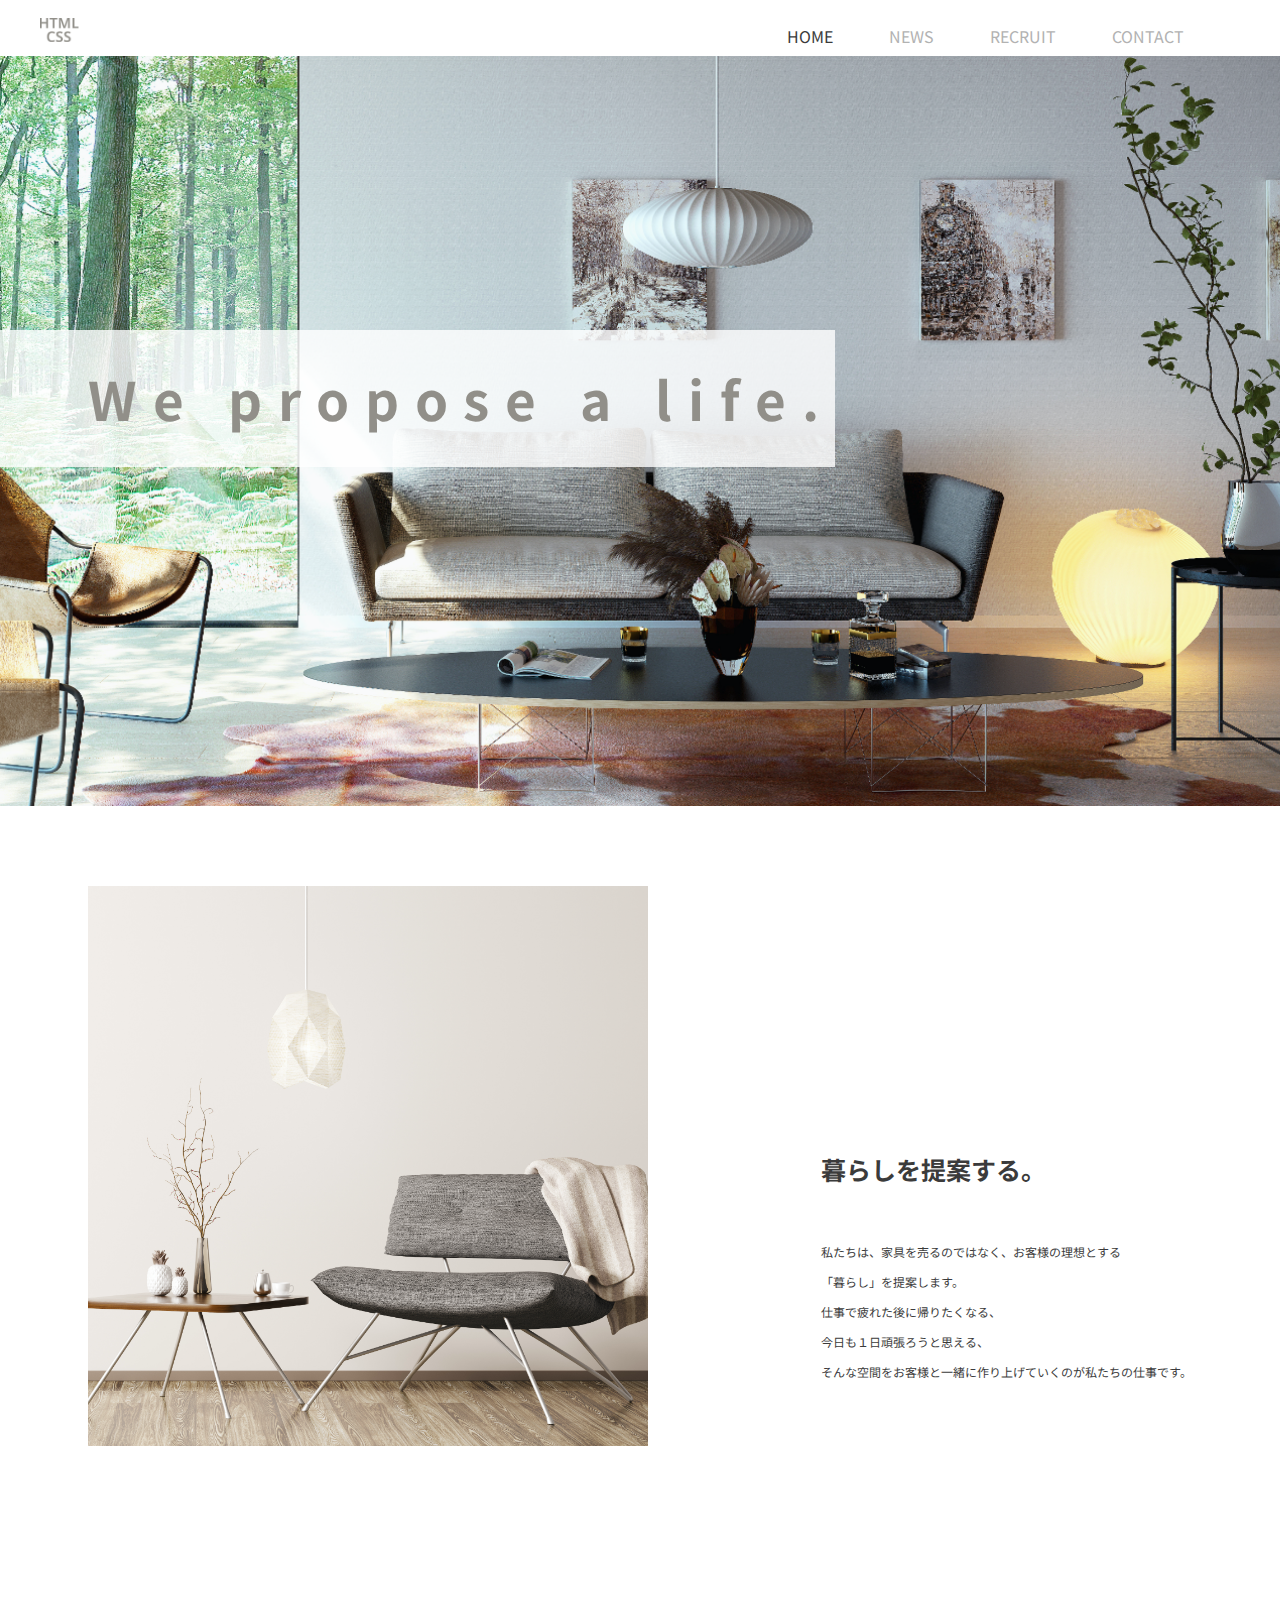
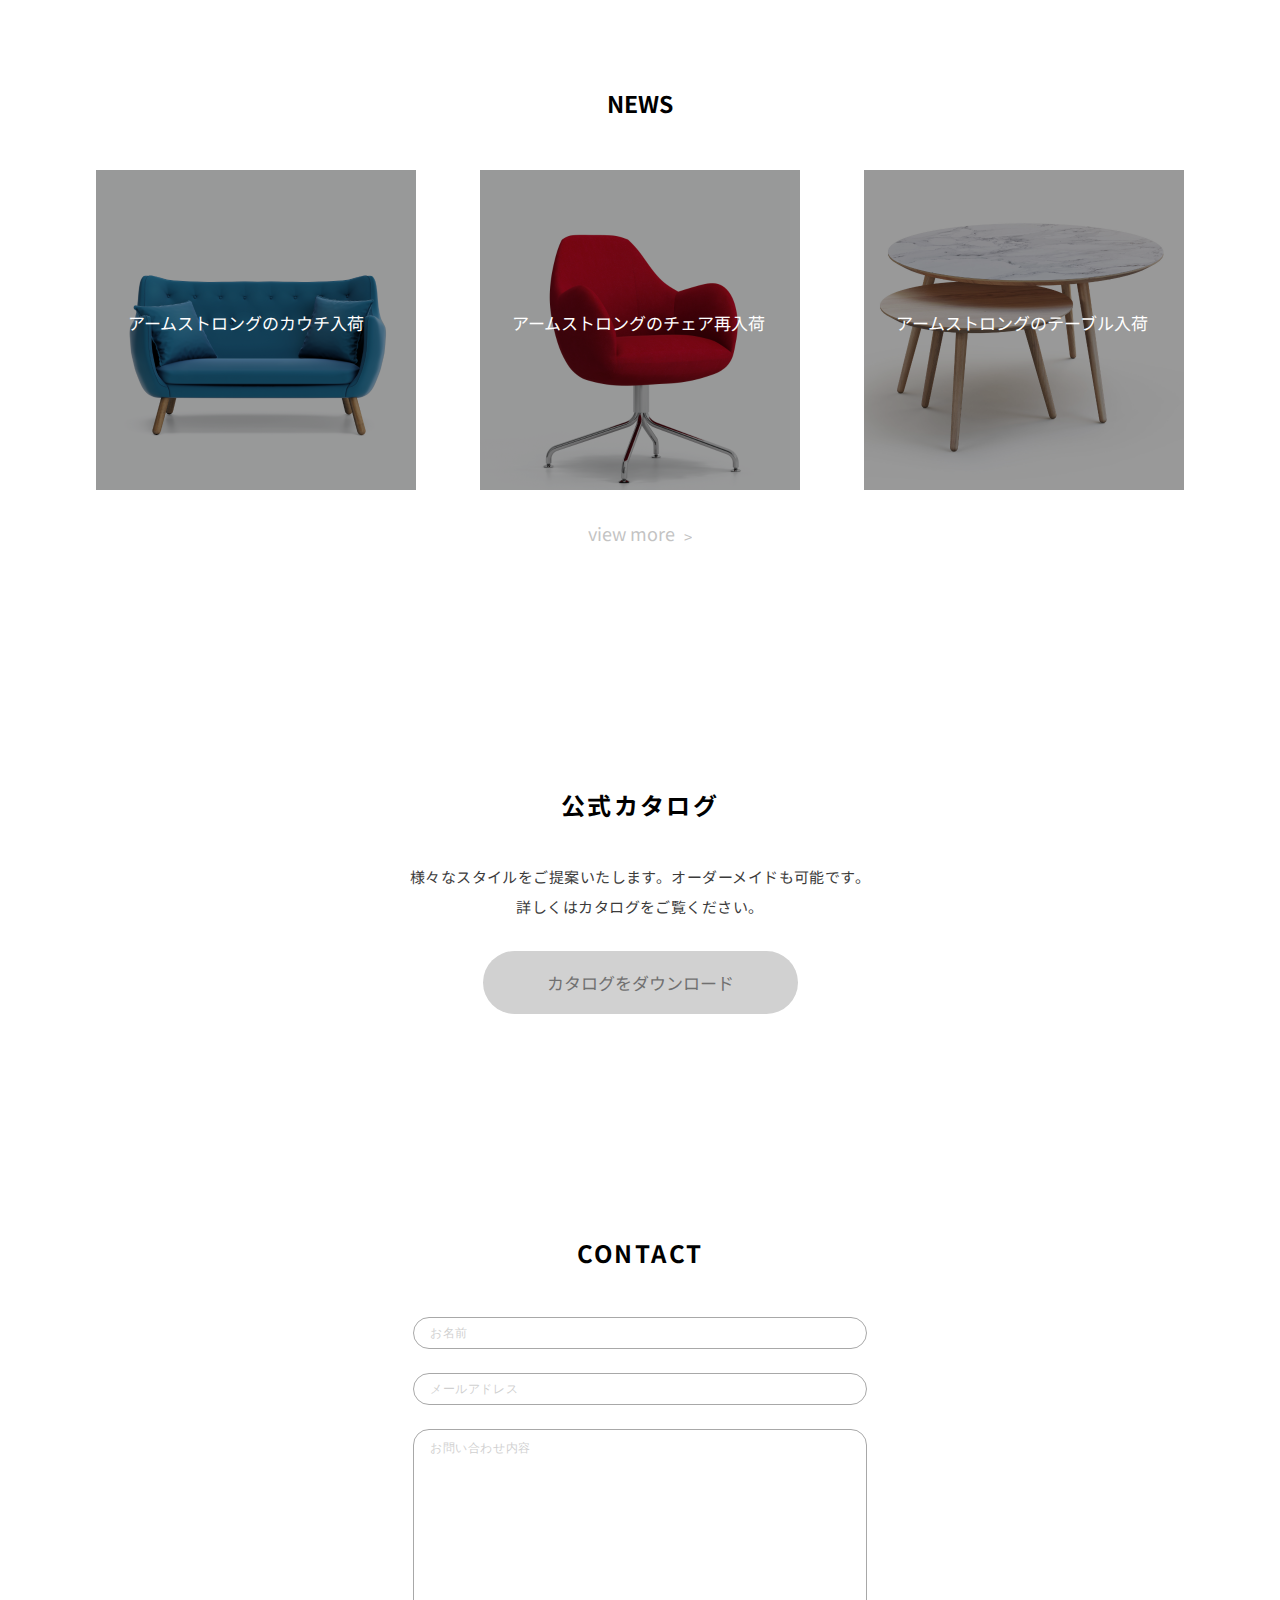
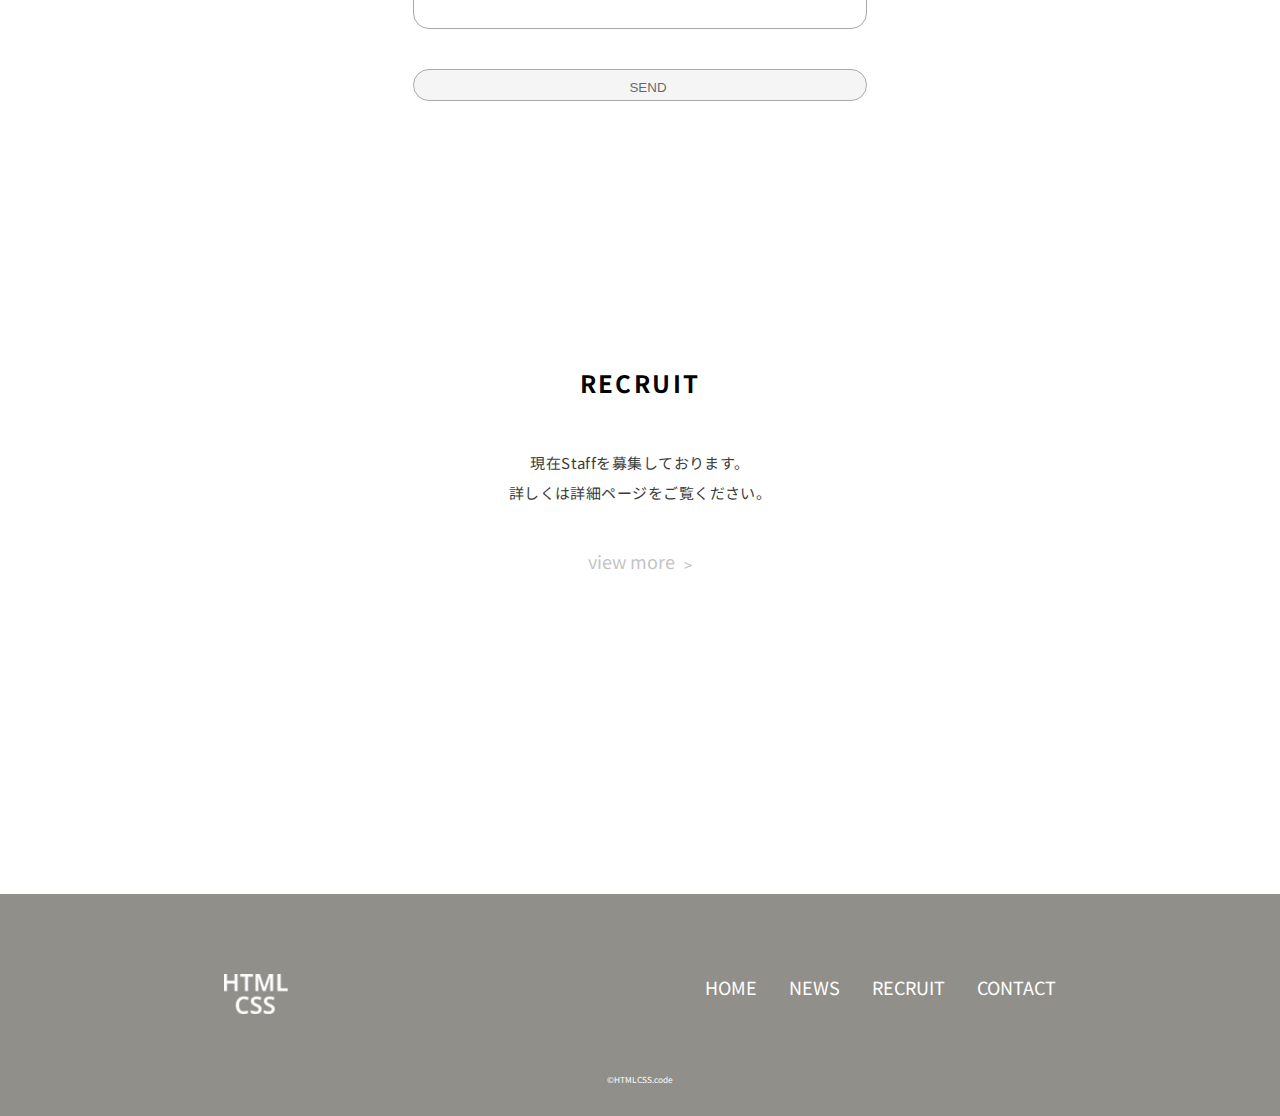
<file: kaguya/index.html>
<!DOCTYPE html>
<html lang="ja">

<head>
  <meta charset="UTF-8">
  <meta name="viewport" content="width=device-width,initial-scale=1.0">
  <meta name="description" content="#">
  <title>家具屋 | HOME</title>
  <!-- css -->
  <link href="https://fonts.googleapis.com/css2?family=Noto+Sans+JP&display=swap" rel="stylesheet">
  <link rel="stylesheet" href="style.css">
</head>

<body>
  <header>
    <h1>
      <img class="pc" src="./img/logo_header.png" alt="ロゴ">
      <img class="sp" src="./img/logo_header_sp.png" alt="ロゴ">
    </h1>
    <ul class="header-nav pc">
      <li>HOME</li>
      <li><a href="./news.html">NEWS</a></li>
      <li><a href="./recruit.html">RECRUIT</a></li>
      <li><a href="./contact.html">CONTACT</a></li>
    </ul>
  </header>
  <main>
    <div class="big-bg">
      <h2 class="main-title"><span>We</span> <span>propose</span> <span>a life.</span></h2>
    </div>
    <div class="container">
      <article class="self-introduction">
        <img src="./img/concept.png" alt="家具の写真">
        <div class="description">
          <h3>暮らしを提案する。</h3>
          <p>私たちは、家具を売るのではなく、お客様の理想とする<br> 「暮らし」を提案します。<br> 仕事で疲れた後に帰りたくなる、<br> 今日も１日頑張ろうと思える、<br>
            そんな空間をお客様と一緒に作り上げていくのが私たちの仕事です。</p>
        </div>
      </article>
      <section class="news">
        <h3>NEWS</h3>
        <div class="wrapper">
          <div class="topic">
            <p class="filter">
              <img src="./img/news01.png" alt="ソファーの写真">
            </p>
            <p>アームストロングのカウチ入荷</p>
          </div>
          <div class="topic">
            <p class="filter">
              <img src="./img/news02.png" alt="椅子の写真">
            </p>
            <p>アームストロングのチェア再入荷</p>
          </div>
          <div class="topic">
            <p class="filter">
              <img src="./img/news03.png" alt="テーブルの写真">
            </p>
            <p>アームストロングのテーブル入荷</p>
          </div>
        </div>
        <a href="news.html">view more&ensp;<span>&gt;</span></a>
      </section>
      <article class="catalog-download">
        <h3>公式カタログ</h3>
        <p>様々なスタイルをご提案いたします。オーダーメイドも可能です。<br> 詳しくはカタログをご覧ください。</p>
        <a href="./sample.pdf" download="カタログ.pdf" target="_blank">カタログをダウンロード</a>
      </article>
      <section class="contact">
        <h3>CONTACT</h3>
        <form action="#" method="POST">
          <input type="text" placeholder="お名前">
          <input type="text" placeholder="メールアドレス">
          <textarea cols="30" rows="10" placeholder="お問い合わせ内容"></textarea>
          <input type="submit" value="SEND" class="pc">
          <input type="submit" value="Send" class="sp">
        </form>
      </section>
      <section class="recruit">
        <h3>RECRUIT</h3>
        <p>現在Staffを募集しております。<br> 詳しくは詳細ページをご覧ください。</p>
        <a href="./recruit.html">view more&ensp;<span>&gt;</span></a>
      </section>
    </div>
  </main>
  <footer>
    <div class="wrapper">
      <img src="./img/logo_footer@2x.png" alt="ロゴ">
      <ul class="footer-nav pc">
        <li>HOME</li>
        <li><a href="./news.html">NEWS</a></li>
        <li><a href="./recruit.html">RECRUIT</a></li>
        <li><a href="./contact.html">CONTACT</a></li>
      </ul>
    </div>
    <small>&copy;HTMLCSS.code</small>
  </footer>
</body>

</html>
</file>
<file: kaguya/style.css>
/* remのデフォルト値変更 */
html{
  font-size: 10px;
}
/* body */
body{
  margin: 0;
  font-family: 'Noto Sans JP', sans-serif;
  overflow-x: hidden;
}

/* レスポンシブ */
.res{
  display: none;
}

.sp{
  display: none;
}

/* main */
.container{
  max-width: 1280px;
  margin: 0 auto;
}

/* wrapper */
.wrapper{
  display: flex;
  justify-content: space-between;
  margin-bottom: 30px;
}

/* header */
header {
  display: flex;
  justify-content: space-between;
  padding: 0 40px;
  font-size: 1.6rem;
  align-items: center;
  height: 56px;
}

header h1{
  margin: 0;
}

.header-nav{
  display: flex;
  justify-content: space-between;
  list-style: none;
  margin: 0;
  padding-top: 16px;
}

.header-nav li{
  margin-right: 56px;
  color:#3B3B3B;
}

.header-nav li a{
  text-decoration: none;
  color: #B2B2B2;
}

.header-nav li a:hover{
  color: #3B3B3B;
  transition: 0.5s;
}

/* top背景画像 */
.big-bg{
  background-image: url(./img/home_top.png);
  background-size: cover;
  height: 750px;
  margin-bottom: 80px;
}

/* news 背景画像 */
.big-bg-news{
  background-image: url(./img/news_top.png);
  background-size: cover;
  background-repeat: no-repeat;
  height: 450px;
  margin-bottom: 160px;
}

.big-bg-recruit{
  background-image: url(./img/recruit_top.png);
  background-size: 100% auto;
  background-repeat: no-repeat;
  height: 450px;
  margin-bottom: 160px;
}

.big-bg-contact{
  background-image: url(./img/contact_top.png);
  background-size: 100% auto;
  background-repeat: no-repeat;
  height: 450px;
  margin-bottom: 160px;
}

.main-title{
  margin-top: 274px;
  font-size: 5.3rem;
  color: #918F89;
  line-height: 137px;
  background-color: rgba(255, 255, 255,0.8);
  display: inline-block;
  padding-left: 88px;
  letter-spacing: 16px;
}

.sub-title{
  color: #918F89;
  font-size: 3rem;
  padding: 192px 0 0 228px;
  margin: 0;
}

.white{
  color: #FCFCFC;
}

/* self-introduction */
.self-introduction{
  display: flex;
  justify-content: space-between;
  padding: 0 88px;
  margin-bottom: 240px;
}

.self-introduction .description{
  margin-left: 56px;
  margin-top: 240px;
}

.self-introduction h3{
  font-size: 2.5rem;
  color: #3B3B3B;
  margin-bottom: 50px;
}

.self-introduction p{
  font-size: 1.2rem;
  color: #3B3B3B;
  line-height: 30px;
}

/* news */
.news{
  margin: 0  auto;
  margin-bottom: 240px;
  padding: 0 96px;
}

.main-news{
  /* news.htmlのスタイル */
  margin-bottom: 320px;
}

.news h3{
  text-align: center;
  font-size: 2.3rem;
  margin-bottom: 50px;
}

.filter{
  background:#000;
}

.topic img{
  opacity: .6;
  display: block;
}

.topic{
  position: relative;
}

.topic p:last-child{
  position: absolute;
  top: 140px;
  left: 10%;
  font-size: 1.7rem;
  color: #ffffff;
}

.news a{
  text-decoration: none;
  color: #3B3B3B;
  opacity: 0.3;
  text-align: center;
  font-size: 1.8rem;
  display: block;
}

.news a:hover{
  opacity: 0.8;
  transition: 0.5s;
}

.news a span{
  vertical-align: middle;
  font-size: 1.5rem;
}

/* catalog-download */
.catalog-download{
  text-align: center;
  margin-bottom: 240px;
}

.catalog-download h3{
  font-size: 2.4rem;
  text-align: center;
  margin-bottom: 40px;
  letter-spacing: 2.4px;
}

.catalog-download p{
  font-size: 1.5rem;
  text-align: center;
  margin-bottom: 48px;
  line-height: 30px;
  letter-spacing: 0.45px;
}

.catalog-download a{
  text-decoration: none;
  font-size: 1.7rem;
  color: #707070;
  background-color: #D1D1D1;
  border-radius: 40px;
  padding: 19px 64px;
}

.catalog-download a:hover{
  background-color: #707070;
  color: #ffffff;
  transition: 0.5s;
}

/* contact */
.contact{
  text-align: center;
  margin-bottom: 240px;
}

.main-contact{
  /* contact.htmlのスタイル */
  margin-bottom: 320px;
}

.contact h3{
  font-size: 2.4rem;
  margin-bottom: 47px;
  letter-spacing: 2.4px;
}

.contact p{
  font-size: 1.5rem;
  letter-spacing: 0.6px;
  color: #3B3B3B;
  margin-bottom: 72px;
}

form{
  display: flex;
  flex-direction: column;
  align-items: center;
  margin: 0 auto;
  width: 454px;
}

form input{
  margin-bottom: 24px;
  border: 1px solid #707070;
  border-radius: 16px;
  opacity: 0.6;
  padding: 10px 0 10px 16px;
  outline: none;
  height: 32px;
  width: 100%;
  box-sizing: border-box;
}

form input::placeholder{
  font-size: 1.2rem;
  color: #3B3B3B;
  opacity: 0.4;
  letter-spacing: 0.6px;
}

form textarea{
  border: 1px solid #707070;
  border-radius: 16px;
  opacity: 0.6;
  margin-bottom: 40px;
  padding: 10px 16px 0;
  outline: none;
  resize: none;
  height: 200px;
  width: 100%;
  box-sizing: border-box;
}

form textarea::placeholder{
  font-size: 1.2rem;
  color: #3B3B3B;
  opacity: 0.4;
  letter-spacing: 0.6px;
}

form input:last-child{
  width: 161px;
  border: none;
  background: #D1D1D1;
  cursor: pointer;
  padding: 7px 0;
}

form input:last-child:hover{
  background-color: #707070;
  color: #ffffff;
  transition: 0.5s;
}

/* recruit */
.recruit{
  text-align: center;
  margin-bottom: 320px;
}

.recruit h3{
  font-size: 2.4rem;
  margin-bottom: 48px;
  letter-spacing: 2.4px;
}

.recruit p{
  font-size: 1.5rem;
  margin-bottom: 40px;
  line-height: 30px;
  letter-spacing: 0.45px;
  color: #3B3B3B;
}

.recruit a{
  text-decoration: none;
  color: #3B3B3B;
  opacity: 0.3;
  text-align: center;
  font-size: 1.8rem;
  display: block;
}

.recruit a:hover{
  opacity: 0.8;
  transition: 0.5s;
}

.recruit a span{
  vertical-align: middle;
  font-size: 1.5rem;
}

/* recruit.htmlのスタイル */
.main-recruit{
  margin-bottom: 320px;
}

.table-title{
  background-color: #d6d6d6;
}

.main-recruit table{
  width: 640px;
  margin: 0 auto;
  border-collapse: separate;
  border-radius: 4px;
  border-spacing: 0;
  border: 1px solid #707070;
  height: 624px;
}

.main-recruit table tbody td {
  border: 1px solid #707070;
  font-size: 1.6rem;
  text-align: left;
  padding: 10px 0 10px 60px;
}

.main-recruit h4{
  font-size: 1.6rem;
  margin: 0 0 3px 0;
}

.main-recruit ul,p{
  font-size: 1.4rem;
  color: #3B3B3B;
  margin: 0;
}

.main-recruit p{
  margin: 0;
  line-height: 22px;
}

.table-default-list{
  list-style: none;
  padding: 0;
  line-height: 25px;
  padding-left: 15px;
}

.table-default-list li:before {
  content: '';
  width: 2px;
  height: 2px;
  display: inline-block;
  border-radius: 100%;
  background: black;
  position: relative;
  left: -7px;
  top: -3px;
}

/* footer */
footer{
  background: #918F89;
  padding: 80px 224px 30px;
  text-align: center;
  color: #ffffff;
}

footer .wrapper{
  margin-bottom: 57px;
  height: 40px;
}

footer .wrapper img{
  height: 100%;
}

.footer-nav{
  display: flex;
  list-style: none;
  margin: 0;
}

.footer-nav li{
  margin-left: 32px;
  font-size: 1.8rem;
}

.footer-nav li a{
  text-decoration: none;
  color: #ffffff;
}

.footer-nav li a:hover{
  color: #cabd9f;
  transition: 0.5s;
}

/* レスポンシブsp */
@media (max-width: 375px){
  .pc{
    display: none;
  }

  .sp{
    display: block;
  }

  /* header */
  header{
    background-color: #918F89;
    display: block;
    height: 56px;
  }

  header h1 img{
    height: 24px;
    margin: 0 auto;
    padding-top: 16px;
  }

  /* big-bg */
  .big-bg{
    background-image: url(./img/home_top_sp.png);
    background-size: cover;
  }

  .main-title{
    background: none;
    padding: 0;
    margin: 140px 0 0 0;
  }

  .main-title span{
    display: inline-block;
    font-size: 4rem;
    padding-left: 54px;
    padding-right: 16px;
    margin-top: 16px;
    background-color: rgba(255, 255, 255,0.6);
    letter-spacing: 1.95px;
  }

  /* container */
  .container{
    padding: 0 24px;
  }
 
  /* self-introduction */
  .self-introduction{
    flex-direction: column-reverse;
    padding: 0;
  }

  .self-introduction .description{
    margin: 0;
  }

  .description h3{
    font-size: 2.1rem;
    letter-spacing: 2.1px;
    text-align: center;
    font-weight: normal;
  }

  .description p{
    font-size: 1.4rem;
    letter-spacing: 0.42px;
    text-align: center;
    margin-bottom: 24px;
    line-height: 40px;
  }

  /* news */
  .news{
    padding: 0;
    margin-bottom: 248px;
  }

  .news h3{
    font-size: 2.5rem;
    font-weight: normal;
  }
  .news .wrapper{
    flex-direction: column;
    align-items: center;
    width: 100%;
  }

  .topic{
    width: 272px;
  }

  .topic:not(:last-child){
    margin-bottom: 34px;
  }

  .topic .filter img{
    width: 100%;
  }

  .topic p:last-child{
    font-size: 1.5rem;
  }

  .news a{
    color: #3B3B3B;
    opacity: 1;
    font-size: 1.8rem;
  }
  /* catalog-download */
  .catalog-download h3{
    font-size: 2.4rem;
    letter-spacing: 2.4px;
    font-weight: normal;
  }

  .catalog-download p{
    font-size: 1.4rem;
    letter-spacing: 2.4px;
  }

  .catalog-download a{
    font-size: 1.8rem;
    letter-spacing: 1.8px;
    padding: 19px 32px;
  }

  /* contact */
  .contact{
    width: 286px;
    margin: 0 auto; 
    margin-bottom: 240px;
  }

  .contact h3{
    font-size: 2.4rem;
    letter-spacing: 2.4px;
    font-weight: normal;
  }

  .contact form{
    width: 100%;
  }

  .contact form input{
    border-radius: 11px;
  }

  .contact form input:last-child{
    height: 48px;
    border-radius: 30px;
    color: #707070;
    opacity: 1;
    background: #D1D1D1;
    font-size: 1.8rem;
  }

  .contact form textarea{
    height: 160px;
    border-radius: 11px;
  }
  /* recruit */
  .recruit h3{
    font-size: 2.4rem;
    letter-spacing: 2.4px;
    margin-bottom: 24px;
    font-weight: normal;
  }

  .recruit p{
    font-size: 1.5rem;
    letter-spacing: 0.45px;
  }

  .recruit a{
  font-size: 1.8rem;
  letter-spacing: 0.9px;
  color: #3B3B3B;
  opacity: 1;
  }

  .recruit a span{
    color: #919191;
  }

  /* footer */
  footer{
    padding: 72px 0 32px;
  }

  footer .wrapper{
    display: block;
  }

  footer .wrapper img{
    height: 32px;
  }

  footer small{
    font-size: 1rem;
    letter-spacing: 0.4px;
  }
}
</file>
